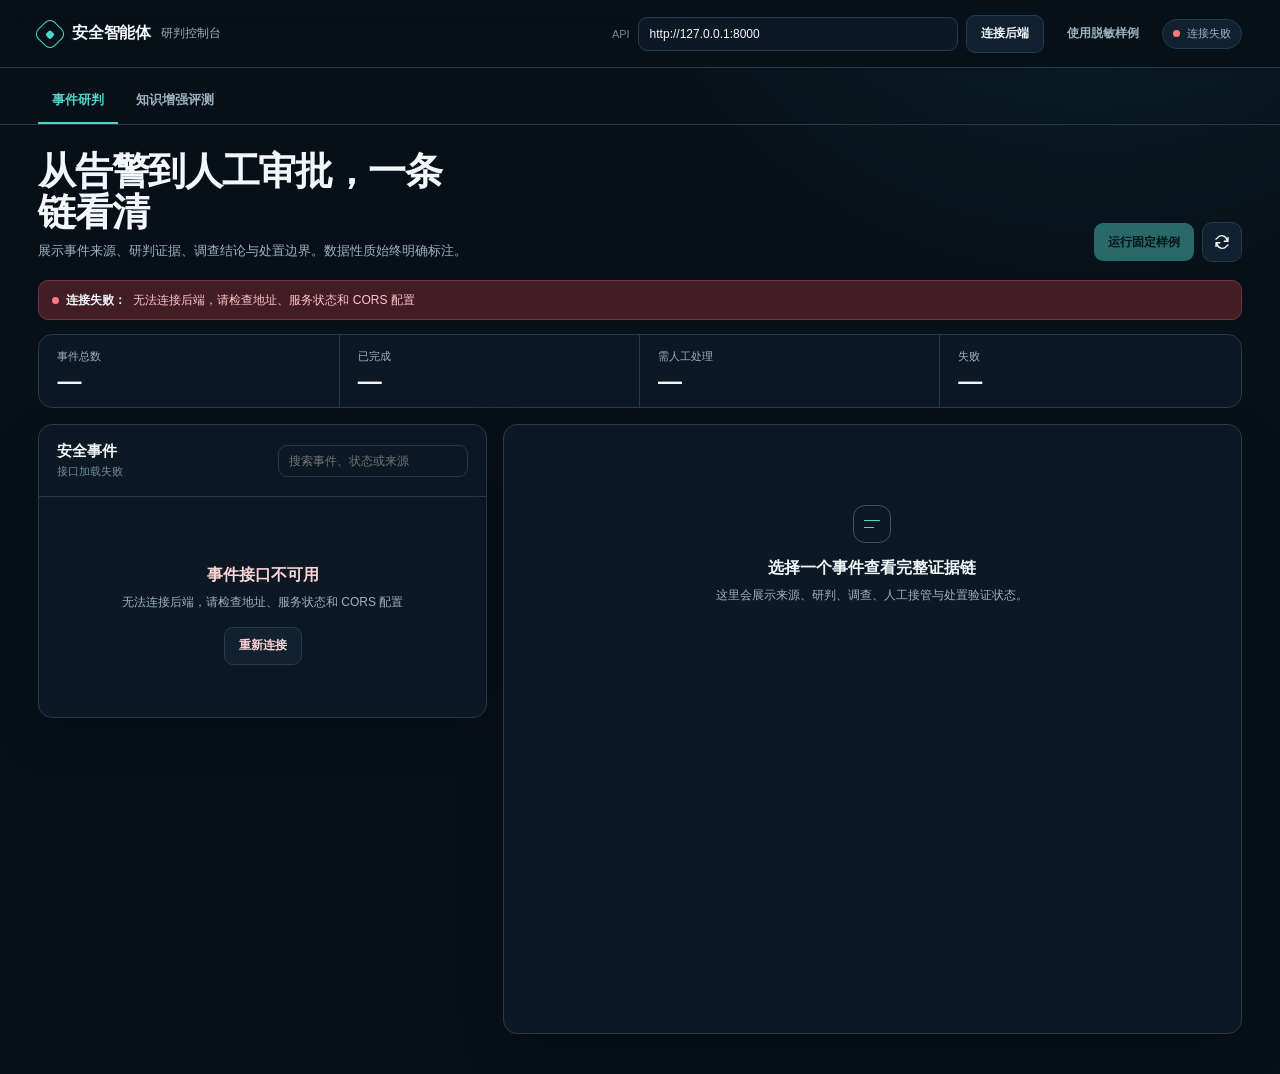
<file: index.html>
<!DOCTYPE html>
<html lang="zh-CN">
<head>
  <meta charset="UTF-8">
  <meta name="viewport" content="width=device-width, initial-scale=1.0">
  <meta name="api-base" content="http://127.0.0.1:8000">
  <title>安全智能体 · 研判控制台</title>
  <link rel="icon" href="data:,">
  <link rel="stylesheet" href="styles.css?v=20260915-2">
</head>
<body>
  <header class="app-header">
    <a class="brand" href="#" aria-label="安全智能体研判控制台首页">
      <span class="brand-mark" aria-hidden="true"><span></span></span>
      <span>安全智能体</span>
      <span class="brand-sub">研判控制台</span>
    </a>

    <div class="connection-controls" aria-label="后端连接设置">
      <label class="api-field">
        <span>API</span>
        <input id="api-base" type="url" inputmode="url" autocomplete="off" aria-label="后端 API 地址">
      </label>
      <button class="button button-secondary" id="connect-button" type="button">连接后端</button>
      <button class="button button-quiet" id="demo-button" type="button">使用脱敏样例</button>
      <span class="connection-state is-loading" id="connection-state" role="status">等待连接</span>
    </div>
  </header>

  <nav class="section-tabs" aria-label="控制台功能">
    <button class="section-tab is-active" id="events-tab" type="button" role="tab" aria-selected="true" aria-controls="events-page">事件研判</button>
    <button class="section-tab" id="eval-tab" type="button" role="tab" aria-selected="false" aria-controls="eval-page">知识增强评测</button>
  </nav>

  <main>
    <section class="page is-active" id="events-page" role="tabpanel" aria-labelledby="events-tab">
      <div class="page-heading">
        <div>
          <h1>从告警到人工审批，一条链看清</h1>
          <p>展示事件来源、研判证据、调查结论与处置边界。数据性质始终明确标注。</p>
        </div>
        <div class="page-actions">
          <button class="button button-primary" id="start-sample-button" type="button">运行固定样例</button>
          <button class="icon-button" id="refresh-events-button" type="button" aria-label="刷新事件数据" title="刷新事件数据">
            <svg viewBox="0 0 24 24" aria-hidden="true"><path d="M20 6v5h-5M4 18v-5h5M18.5 9A7 7 0 0 0 6.2 6.2L4 8m16 8-2.2 1.8A7 7 0 0 1 5.5 15"/></svg>
          </button>
        </div>
      </div>

      <div class="provenance-banner" id="events-provenance">
        <span class="provenance-dot" aria-hidden="true"></span>
        <strong>数据状态：</strong><span>正在检查后端</span>
      </div>

      <section class="metrics-strip" aria-label="事件指标">
        <div><span>事件总数</span><strong id="metric-total">—</strong></div>
        <div><span>已完成</span><strong id="metric-completed">—</strong></div>
        <div><span>需人工处理</span><strong id="metric-human">—</strong></div>
        <div><span>失败</span><strong id="metric-failed">—</strong></div>
      </section>

      <div class="event-workspace">
        <section class="event-list-panel" aria-labelledby="event-list-title">
          <div class="panel-heading">
            <div>
              <h2 id="event-list-title">安全事件</h2>
              <p id="event-count-label">等待加载</p>
            </div>
            <label class="filter-field">
              <span class="sr-only">筛选事件</span>
              <input id="event-filter" type="search" placeholder="搜索事件、状态或来源">
            </label>
          </div>
          <div class="event-list" id="event-list" aria-live="polite"></div>
        </section>

        <section class="event-detail-panel" id="event-detail-panel" aria-labelledby="event-detail-title">
          <div class="empty-state">
            <div class="empty-symbol" aria-hidden="true"></div>
            <h2 id="event-detail-title">选择一个事件查看完整证据链</h2>
            <p>这里会展示来源、研判、调查、人工接管与处置验证状态。</p>
          </div>
        </section>
      </div>
    </section>

    <section class="page" id="eval-page" role="tabpanel" aria-labelledby="eval-tab" hidden>
      <div class="page-heading">
        <div>
          <h1>知识用得安全，报告质量也有提升</h1>
          <p>最新受控测试展示知识增强效果；下方10案继续用于核对知识门禁的安全边界。</p>
        </div>
        <button class="icon-button" id="refresh-eval-button" type="button" aria-label="刷新评测数据" title="刷新评测数据">
          <svg viewBox="0 0 24 24" aria-hidden="true"><path d="M20 6v5h-5M4 18v-5h5M18.5 9A7 7 0 0 0 6.2 6.2L4 8m16 8-2.2 1.8A7 7 0 0 1 5.5 15"/></svg>
        </button>
      </div>

      <section class="effect-result" aria-labelledby="effect-result-title">
        <div class="effect-result-copy">
          <h2 id="effect-result-title">知识调用成功且安全，GUARDED 报告平均质量较 OFF 有所提升</h2>
          <p>同一批案例仅切换知识模式进行对比，9组配对共完成18次运行。</p>
          <span class="effect-result-source">评测快照 · main@88f18b1 · 2026-09-15</span>
        </div>
        <dl class="effect-result-metrics">
          <div><dt>GUARDED 平均分</dt><dd>6.89</dd></div>
          <div><dt>OFF 平均分</dt><dd>6.00</dd></div>
          <div><dt>平均提升</dt><dd>+0.89</dd></div>
          <div><dt>知识调用与返回</dt><dd>9/9</dd></div>
        </dl>
      </section>

      <h2 class="eval-section-title">知识门禁安全性复核</h2>

      <div class="provenance-banner" id="eval-provenance">
        <span class="provenance-dot" aria-hidden="true"></span>
        <strong>评测来源：</strong><span>尚未加载</span>
      </div>

      <section class="eval-summary" id="eval-summary" aria-label="评测摘要"></section>
      <section class="eval-context" id="eval-context" aria-label="评测结论说明"></section>
      <div class="eval-note">
        <strong>如何理解</strong>
        <span>上方回答知识增强是否改善报告质量；下方回答知识是否只在适用场景中调用。两组结果用途不同。</span>
      </div>
      <section class="eval-results" id="eval-results" aria-live="polite"></section>
    </section>
  </main>

  <dialog id="approval-dialog" aria-labelledby="approval-title">
    <form method="dialog" id="approval-form">
      <div class="dialog-heading">
        <div>
          <h2 id="approval-title">人工审批</h2>
          <p>审批请求将提交到当前连接的后端，不在前端模拟生效。</p>
        </div>
        <button class="icon-button" id="close-approval-button" type="button" aria-label="关闭审批窗口">
          <svg viewBox="0 0 24 24" aria-hidden="true"><path d="M6 6l12 12M18 6 6 18"/></svg>
        </button>
      </div>
      <input id="approval-event-id" type="hidden">
      <label class="form-field">
        <span>审批决定</span>
        <select id="approval-decision" required>
          <option value="">请选择</option>
          <option value="true">同意执行</option>
          <option value="false">驳回方案</option>
        </select>
      </label>
      <label class="form-field">
        <span>审批人</span>
        <input id="approval-person" required maxlength="80" placeholder="请输入审批人姓名">
      </label>
      <label class="form-field">
        <span>审批意见</span>
        <textarea id="approval-reason" maxlength="500" placeholder="说明同意或驳回原因"></textarea>
      </label>
      <div class="dialog-actions">
        <button class="button button-secondary" id="cancel-approval-button" type="button">取消</button>
        <button class="button button-danger" id="submit-approval-button" type="submit">提交审批</button>
      </div>
    </form>
  </dialog>

  <div class="toast" id="toast" role="status" aria-live="polite"></div>

  <script src="demo-data.js?v=20260915-2"></script>
  <script src="app.js?v=20260915-2"></script>
</body>
</html>
</file>
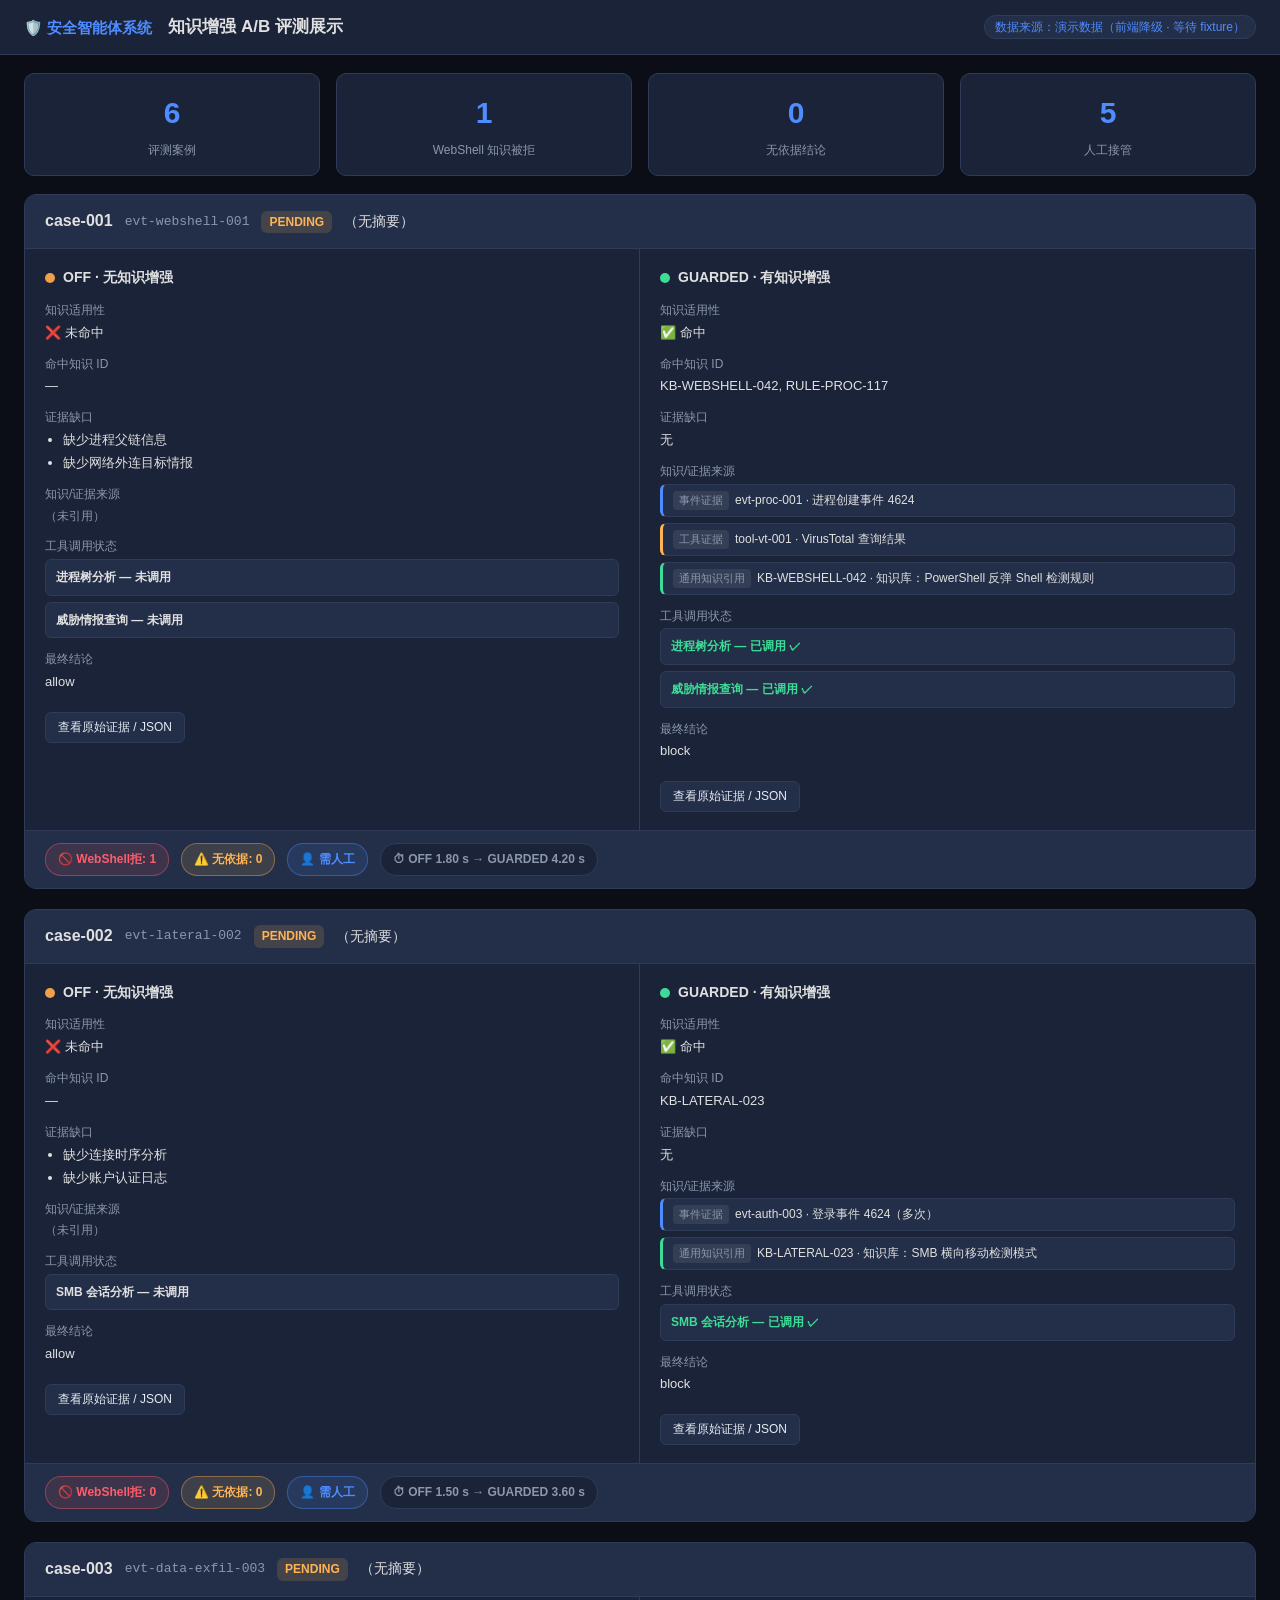
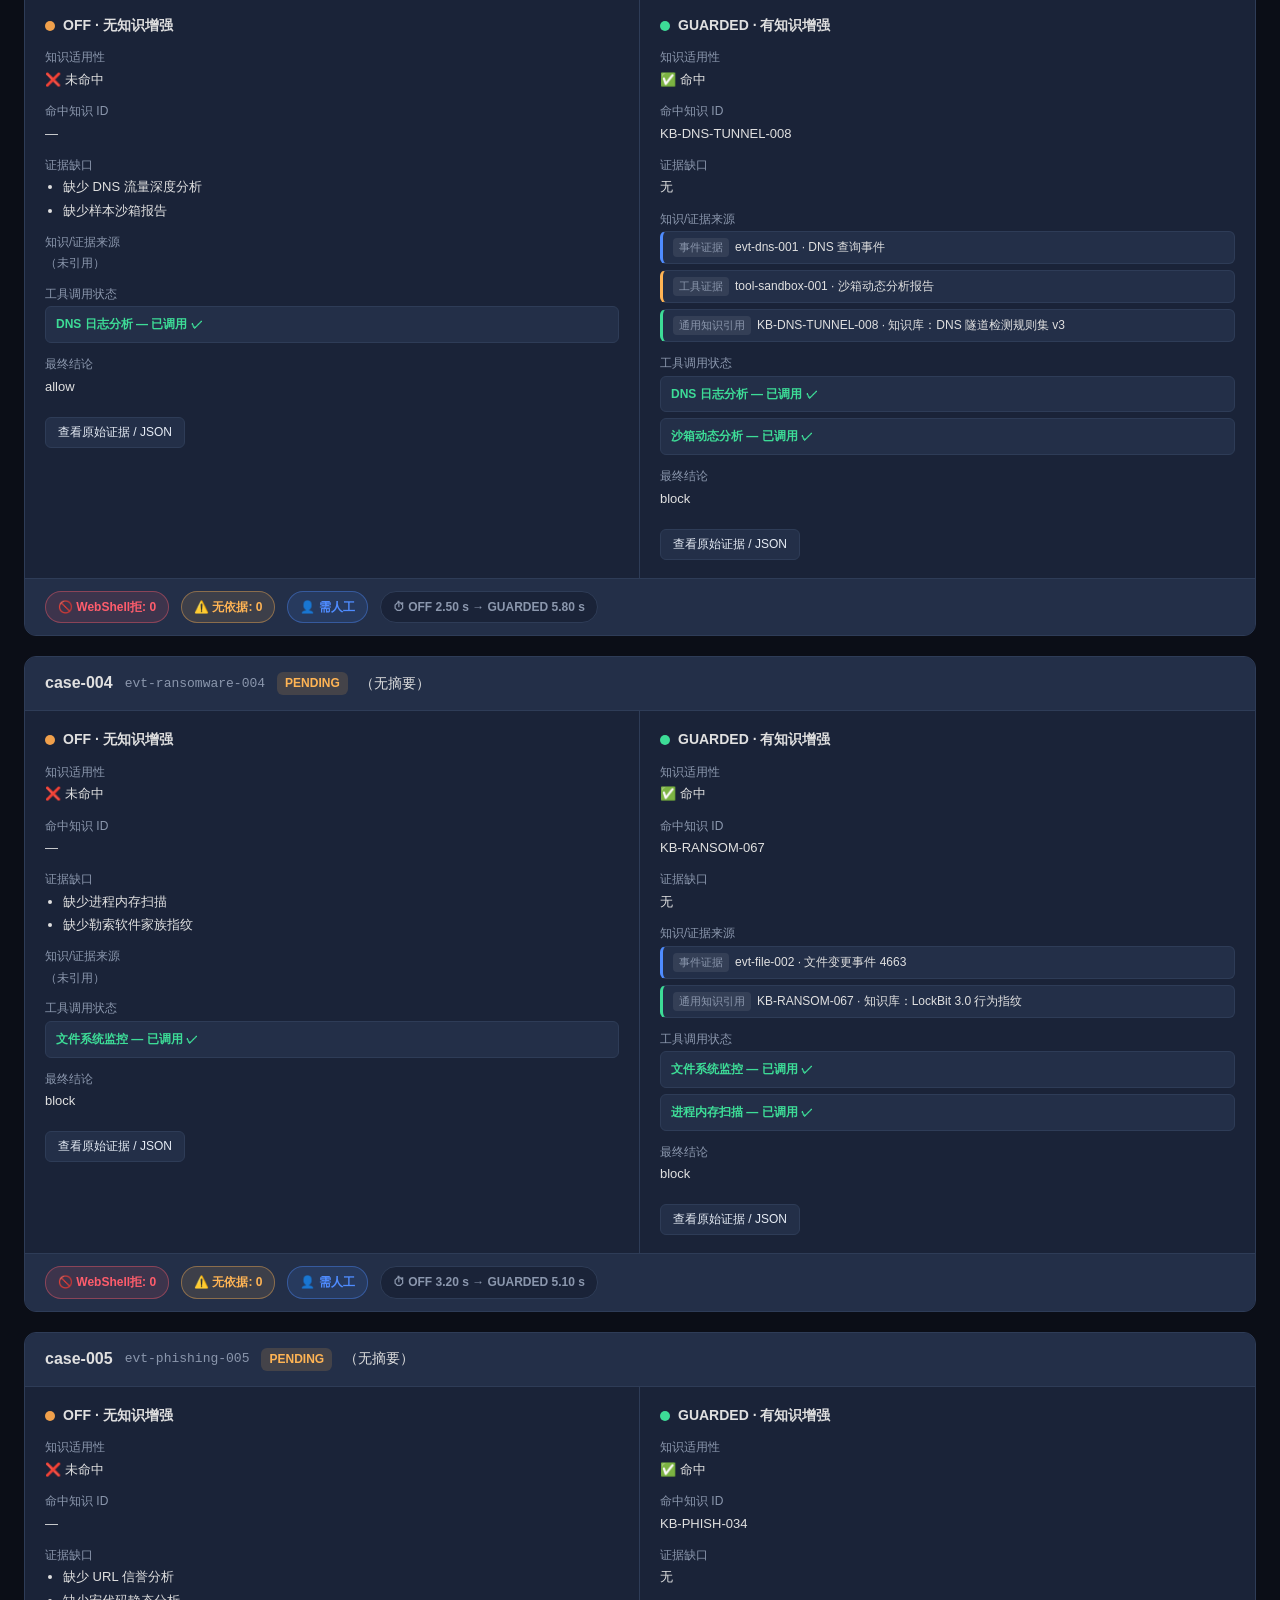
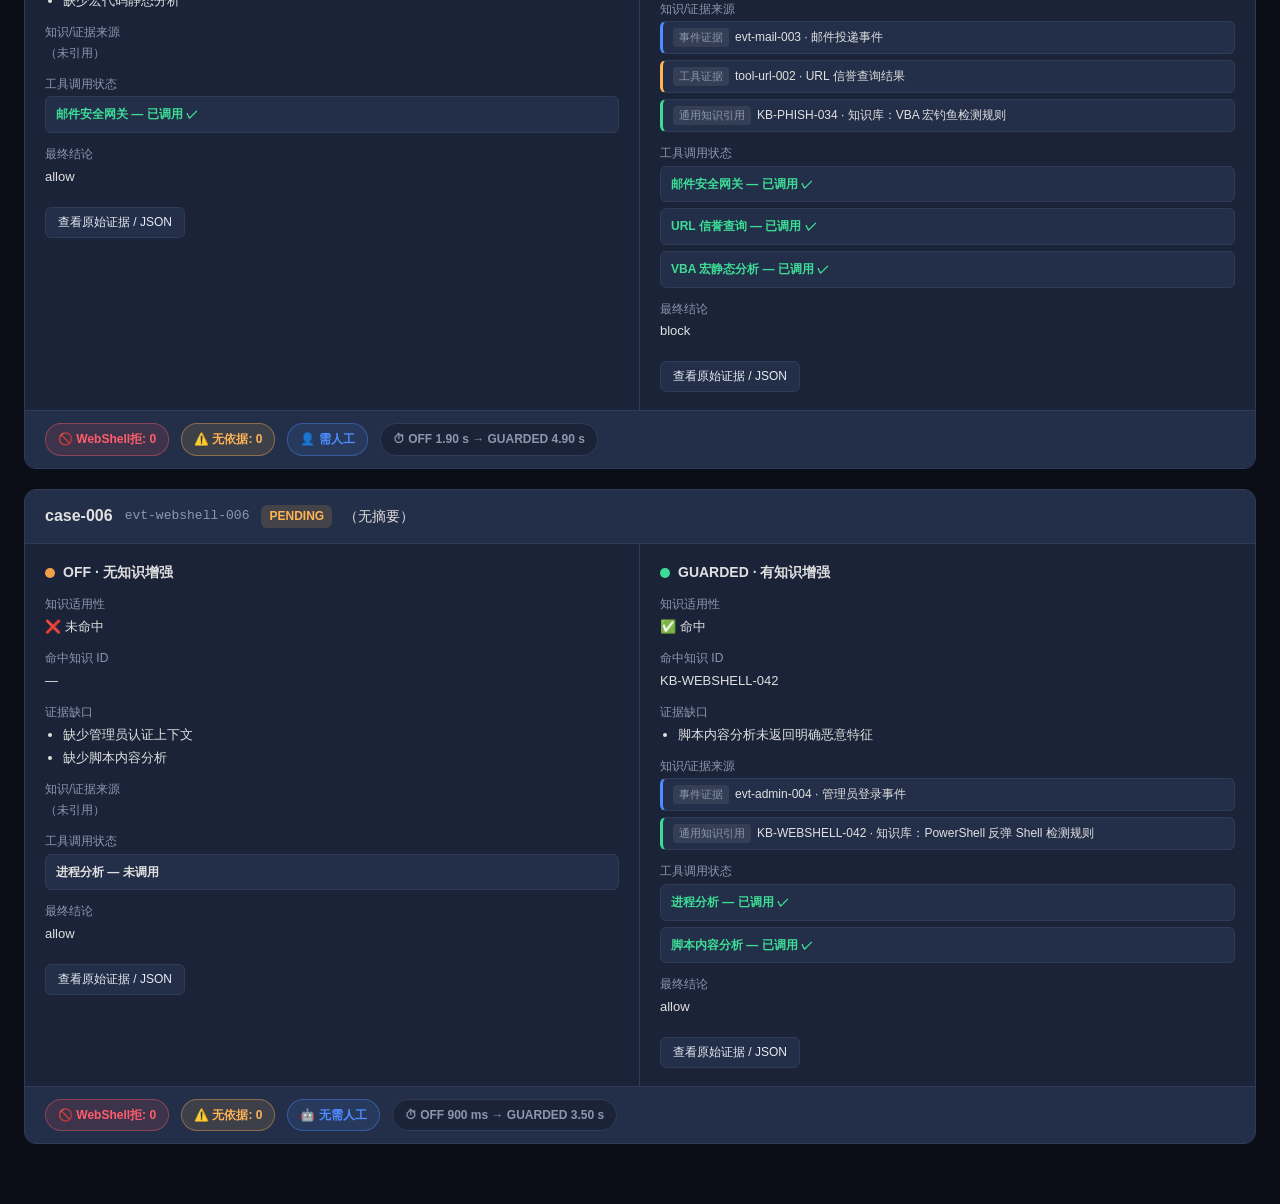
<file: eval/index.html>
<!DOCTYPE html>
<html lang="zh-CN">
<head>
  <meta charset="UTF-8">
  <meta name="viewport" content="width=device-width, initial-scale=1.0">
  <title>知识增强 A/B 评测 · 安全智能体</title>
  <link rel="stylesheet" href="styles.css">
  <style>
    /* 强制清除旧主页可能带来的样式污染 */
    body {
      margin: 0;
      padding: 0;
      font-family: -apple-system, BlinkMacSystemFont, "Segoe UI", Roboto, sans-serif;
      background: #0b0e17;
      color: #e0e0e0;
      overflow-x: hidden;
    }
    /* 隐藏任何可能从旧页面残留的搜索框 */
    input.search-box,
    div.header-search,
    div#search-wrapper,
    .search-container {
      display: none !important;
    }
    /* 确保弹窗遮罩默认隐藏 */
    .modal-mask[hidden] {
      display: none !important;
    }
  </style>
</head>
<body>
  <header class="topbar">
    <div class="brand">🛡️ 安全智能体系统</div>
    <div class="page-title">知识增强 A/B 评测展示</div>
    <div class="meta">
      <span id="data-source" class="badge badge-info">数据来源：加载中…</span>
    </div>
  </header>

  <main>
    <!-- 全局统计 -->
    <section class="summary-bar" id="summary-bar">
      <div class="sum-item"><span class="sum-num" id="sum-cases">0</span><span class="sum-label">评测案例</span></div>
      <div class="sum-item"><span class="sum-num" id="sum-webshell">0</span><span class="sum-label">WebShell 知识被拒</span></div>
      <div class="sum-item"><span class="sum-num" id="sum-unsub">0</span><span class="sum-label">无依据结论</span></div>
      <div class="sum-item"><span class="sum-num" id="sum-human">0</span><span class="sum-label">人工接管</span></div>
    </section>

    <!-- 案例列表 -->
    <section class="case-list" id="case-list">
      <p class="placeholder">正在加载评测数据…</p>
    </section>
  </main>

  <!-- 详情弹窗 -->
  <div class="modal-mask" id="modal-mask" hidden>
    <div class="modal">
      <button class="modal-close" id="modal-close">✕</button>
      <div class="modal-body" id="modal-body"></div>
    </div>
  </div>

  <script src="app.js"></script>
</body>
</html>
</file>
<file: styles.css>
:root {
  color-scheme: dark;
  --bg: #071019;
  --surface: #0c1824;
  --surface-raised: #112130;
  --surface-soft: #162839;
  --line: #263b4c;
  --line-strong: #365267;
  --text: #f2f7fa;
  --muted: #9db1bf;
  --faint: #708898;
  --accent: #52d2c8;
  --accent-soft: #123b3c;
  --blue: #77b8ff;
  --blue-soft: #122f4a;
  --warning: #f2bd59;
  --warning-soft: #3a2b13;
  --danger: #ff7a80;
  --danger-soft: #421d25;
  --success: #70d99b;
  --success-soft: #153727;
  --radius: 14px;
  --shadow: 0 18px 44px rgba(0, 0, 0, .24);
  font-family: "Segoe UI Variable", "Microsoft YaHei UI", "Segoe UI", sans-serif;
}

* { box-sizing: border-box; }
html { min-width: 320px; background: var(--bg); }
body {
  margin: 0;
  min-height: 100vh;
  color: var(--text);
  background: radial-gradient(circle at 85% -20%, rgba(43, 182, 173, .12), transparent 32rem), var(--bg);
}
button, input, select, textarea { font: inherit; }
button { color: inherit; }
button, a, input, select, textarea { -webkit-tap-highlight-color: transparent; }
button:focus-visible, a:focus-visible, input:focus-visible, select:focus-visible, textarea:focus-visible {
  outline: 3px solid rgba(82, 210, 200, .38);
  outline-offset: 2px;
}
::selection { color: #061211; background: var(--accent); }
::-webkit-scrollbar { width: 10px; height: 10px; }
::-webkit-scrollbar-track { background: var(--surface); }
::-webkit-scrollbar-thumb { background: var(--line-strong); border: 3px solid var(--surface); border-radius: 10px; }

.sr-only { position: absolute; width: 1px; height: 1px; padding: 0; margin: -1px; overflow: hidden; clip: rect(0, 0, 0, 0); white-space: nowrap; border: 0; }
.app-header {
  min-height: 68px;
  padding: 12px clamp(16px, 3vw, 42px);
  display: flex;
  align-items: center;
  justify-content: space-between;
  gap: 24px;
  border-bottom: 1px solid var(--line);
  background: rgba(7, 16, 25, .94);
  position: sticky;
  top: 0;
  z-index: 20;
  backdrop-filter: blur(14px);
}
.brand { display: inline-flex; align-items: center; gap: 10px; color: var(--text); text-decoration: none; font-weight: 760; letter-spacing: -.02em; white-space: nowrap; }
.brand-mark { width: 24px; height: 24px; border: 1px solid var(--accent); border-radius: 7px; display: grid; place-items: center; transform: rotate(45deg); }
.brand-mark span { width: 7px; height: 7px; background: var(--accent); border-radius: 2px; }
.brand-sub { color: var(--muted); font-size: 12px; font-weight: 520; letter-spacing: 0; }

.connection-controls { min-width: 0; display: flex; align-items: center; justify-content: flex-end; gap: 8px; flex-wrap: wrap; }
.api-field { min-width: 0; display: flex; align-items: center; gap: 8px; color: var(--faint); font-size: 11px; }
.api-field input, .filter-field input, .form-field input, .form-field select, .form-field textarea { color: var(--text); background: var(--surface); border: 1px solid var(--line); border-radius: 9px; }
.api-field input { width: min(28vw, 320px); padding: 9px 11px; font-size: 12px; }

.button, .icon-button { border: 0; cursor: pointer; transition: background-color .16s ease, color .16s ease, border-color .16s ease, transform .16s ease; }
.button:active, .icon-button:active { transform: translateY(1px); }
.button:disabled, .icon-button:disabled { cursor: not-allowed; opacity: .45; transform: none; }
.button { min-height: 38px; padding: 8px 14px; border-radius: 9px; font-size: 12px; font-weight: 700; }
.button-primary { color: #041817; background: var(--accent); }
.button-primary:hover { background: #75e0d7; }
.button-secondary { background: var(--surface-raised); border: 1px solid var(--line); }
.button-secondary:hover, .button-quiet:hover { background: var(--surface-soft); }
.button-quiet { color: var(--muted); background: transparent; border: 1px solid transparent; }
.button-danger { color: #fff; background: #c84d59; }
.button-danger:hover { background: #dc5c67; }
.icon-button { width: 40px; height: 40px; border-radius: 10px; background: var(--surface-raised); border: 1px solid var(--line); display: grid; place-items: center; }
.icon-button:hover { background: var(--surface-soft); border-color: var(--line-strong); }
.icon-button svg { width: 18px; height: 18px; fill: none; stroke: currentColor; stroke-width: 1.8; stroke-linecap: round; stroke-linejoin: round; }
.connection-state { display: inline-flex; align-items: center; gap: 7px; min-height: 30px; padding: 5px 10px; border-radius: 999px; color: var(--muted); background: var(--surface-raised); border: 1px solid var(--line); font-size: 11px; font-variant-numeric: tabular-nums; }
.connection-state::before { content: ""; width: 7px; height: 7px; border-radius: 50%; background: var(--faint); }
.connection-state.is-online::before { background: var(--success); box-shadow: 0 0 0 4px rgba(112, 217, 155, .12); }
.connection-state.is-demo::before { background: var(--warning); }
.connection-state.is-error::before { background: var(--danger); }

.section-tabs { display: flex; gap: 4px; padding: 12px clamp(16px, 3vw, 42px) 0; border-bottom: 1px solid var(--line); }
.section-tab { padding: 11px 14px 13px; color: var(--muted); background: transparent; border: 0; border-bottom: 2px solid transparent; cursor: pointer; font-size: 13px; font-weight: 700; }
.section-tab:hover { color: var(--text); }
.section-tab.is-active { color: var(--accent); border-bottom-color: var(--accent); }

main { width: min(1600px, 100%); margin: 0 auto; padding: 26px clamp(16px, 3vw, 42px) 40px; }
.page { display: none; }
.page.is-active { display: block; animation: page-in .36s cubic-bezier(.16, 1, .3, 1) both; }
@keyframes page-in { from { opacity: .72; transform: translateY(5px); filter: blur(2px); } to { opacity: 1; transform: none; filter: none; } }
@media (prefers-reduced-motion: reduce) { *, *::before, *::after { scroll-behavior: auto !important; animation-duration: .01ms !important; transition-duration: .01ms !important; } }

.page-heading { display: flex; align-items: end; justify-content: space-between; gap: 24px; margin-bottom: 18px; }
.page-heading h1 { margin: 0 0 7px; max-width: 20ch; font-size: clamp(25px, 3vw, 38px); line-height: 1.08; letter-spacing: -.035em; }
.page-heading p { max-width: 68ch; margin: 0; color: var(--muted); font-size: 13px; line-height: 1.7; }
.page-actions { display: flex; gap: 8px; align-items: center; }
.provenance-banner { display: flex; align-items: center; gap: 7px; min-height: 40px; margin-bottom: 14px; padding: 9px 13px; color: #bed0da; background: var(--surface); border: 1px solid var(--line); border-radius: 10px; font-size: 12px; }
.provenance-banner strong { color: var(--text); }
.provenance-dot { width: 7px; height: 7px; border-radius: 50%; background: var(--blue); flex: 0 0 auto; }
.provenance-banner.is-demo { color: #f5d694; background: var(--warning-soft); border-color: #6d5326; }
.provenance-banner.is-demo .provenance-dot { background: var(--warning); }
.provenance-banner.is-error { color: #ffc4c7; background: var(--danger-soft); border-color: #73333b; }
.provenance-banner.is-error .provenance-dot { background: var(--danger); }

.metrics-strip { display: grid; grid-template-columns: repeat(4, 1fr); margin-bottom: 16px; border: 1px solid var(--line); border-radius: var(--radius); overflow: hidden; background: var(--surface); }
.metrics-strip > div { padding: 14px 18px; border-right: 1px solid var(--line); }
.metrics-strip > div:last-child { border-right: 0; }
.metrics-strip span { display: block; margin-bottom: 5px; color: var(--muted); font-size: 11px; }
.metrics-strip strong { font-size: 24px; line-height: 1; font-weight: 760; font-variant-numeric: tabular-nums; }

.event-workspace { display: grid; grid-template-columns: minmax(360px, .82fr) minmax(500px, 1.35fr); gap: 16px; align-items: start; }
.event-list-panel, .event-detail-panel, .eval-results { background: var(--surface); border: 1px solid var(--line); border-radius: var(--radius); box-shadow: var(--shadow); }
.event-list-panel { min-width: 0; overflow: hidden; }
.event-detail-panel { min-height: 610px; padding: 20px; }
.panel-heading { display: flex; align-items: center; justify-content: space-between; gap: 16px; padding: 17px 18px; border-bottom: 1px solid var(--line); }
.panel-heading h2 { margin: 0 0 3px; font-size: 15px; }
.panel-heading p { margin: 0; color: var(--faint); font-size: 11px; }
.filter-field input { width: 190px; padding: 8px 10px; font-size: 12px; }
.event-list { max-height: 610px; overflow: auto; }
.event-row { width: 100%; padding: 15px 18px; display: grid; grid-template-columns: minmax(0, 1fr) auto; gap: 9px 14px; text-align: left; color: inherit; background: transparent; border: 0; border-bottom: 1px solid var(--line); cursor: pointer; }
.event-row:last-child { border-bottom: 0; }
.event-row:hover { background: var(--surface-raised); }
.event-row.is-selected { background: var(--accent-soft); box-shadow: inset 3px 0 var(--accent); }
.event-row-title { min-width: 0; overflow: hidden; text-overflow: ellipsis; white-space: nowrap; font-size: 13px; font-weight: 720; }
.event-row-summary { grid-column: 1 / -1; overflow: hidden; color: var(--muted); font-size: 12px; line-height: 1.5; display: -webkit-box; -webkit-line-clamp: 2; -webkit-box-orient: vertical; }
.event-row-meta { grid-column: 1 / -1; display: flex; flex-wrap: wrap; align-items: center; gap: 8px; color: var(--faint); font-size: 10px; font-variant-numeric: tabular-nums; }
.badge { display: inline-flex; align-items: center; min-height: 22px; padding: 3px 8px; border-radius: 999px; font-size: 10px; font-weight: 760; white-space: nowrap; }
.badge-success { color: var(--success); background: var(--success-soft); }
.badge-progress { color: var(--blue); background: var(--blue-soft); }
.badge-warning { color: var(--warning); background: var(--warning-soft); }
.badge-danger { color: var(--danger); background: var(--danger-soft); }
.badge-neutral { color: #c1d0d9; background: var(--surface-soft); }

.empty-state, .loading-state, .error-state { min-height: 220px; display: grid; place-content: center; justify-items: center; text-align: center; padding: 28px; }
.empty-state h2, .error-state h2 { margin: 15px 0 7px; font-size: 16px; }
.empty-state p, .loading-state p, .error-state p { max-width: 48ch; margin: 0; color: var(--muted); font-size: 12px; line-height: 1.65; }
.empty-symbol { width: 38px; height: 38px; border: 1px solid var(--line-strong); border-radius: 12px; position: relative; }
.empty-symbol::before, .empty-symbol::after { content: ""; position: absolute; background: var(--accent); }
.empty-symbol::before { width: 16px; height: 1px; left: 10px; top: 14px; }
.empty-symbol::after { width: 10px; height: 1px; left: 10px; top: 21px; }
.loading-state::before { content: ""; width: 22px; height: 22px; margin-bottom: 12px; border: 2px solid var(--line); border-top-color: var(--accent); border-radius: 50%; animation: spin .8s linear infinite; }
@keyframes spin { to { transform: rotate(360deg); } }
.error-state { color: #ffd4d6; }
.error-state .button { margin-top: 14px; }

.detail-heading { display: flex; justify-content: space-between; gap: 20px; padding-bottom: 17px; border-bottom: 1px solid var(--line); }
.detail-heading h2 { margin: 0 0 6px; font-size: 19px; letter-spacing: -.02em; }
.detail-heading p { margin: 0; color: var(--muted); font-size: 12px; line-height: 1.55; }
.detail-meta { margin-top: 9px; display: flex; flex-wrap: wrap; gap: 7px 14px; color: var(--faint); font-size: 10px; font-variant-numeric: tabular-nums; }
.detail-actions { display: flex; align-items: start; gap: 8px; flex-shrink: 0; }
.detail-grid { display: grid; grid-template-columns: repeat(2, minmax(0, 1fr)); gap: 1px; margin: 18px 0; background: var(--line); border: 1px solid var(--line); border-radius: 12px; overflow: hidden; }
.detail-stat { padding: 14px; background: var(--surface-raised); }
.detail-stat span { display: block; color: var(--muted); font-size: 10px; }
.detail-stat strong { display: block; margin-top: 5px; font-size: 14px; overflow-wrap: anywhere; }
.detail-section { padding: 17px 0; border-top: 1px solid var(--line); }
.detail-section:first-of-type { border-top: 0; }
.detail-section h3 { margin: 0 0 12px; font-size: 13px; }
.detail-section-copy { color: #c8d6de; font-size: 12px; line-height: 1.75; }
.detail-section-copy strong { color: var(--text); }
.token-list { display: flex; gap: 7px; flex-wrap: wrap; margin: 10px 0 0; padding: 0; list-style: none; }
.token-list li { padding: 5px 8px; border-radius: 7px; color: #bdd0db; background: var(--surface-soft); font-size: 10px; overflow-wrap: anywhere; }
.evidence-groups { display: grid; grid-template-columns: repeat(2, minmax(0, 1fr)); gap: 10px; }
.evidence-group { padding: 12px; background: var(--surface-raised); border-radius: 10px; }
.evidence-group h4 { margin: 0 0 8px; color: var(--muted); font-size: 10px; text-transform: uppercase; letter-spacing: .06em; }
.evidence-group ul { margin: 0; padding-left: 16px; color: #c8d6de; font-size: 11px; line-height: 1.65; }
.boundary-flow { display: grid; grid-template-columns: repeat(4, 1fr); gap: 8px; }
.boundary-step { min-height: 82px; padding: 11px; border-radius: 10px; background: var(--surface-raised); }
.boundary-step span { color: var(--faint); font-size: 9px; }
.boundary-step strong { display: block; margin-top: 7px; font-size: 11px; line-height: 1.45; }
.boundary-step.is-confirmed { background: var(--success-soft); }
.boundary-step.is-pending { background: var(--warning-soft); }
.timeline { margin: 0; padding: 0; list-style: none; }
.timeline li { position: relative; padding: 0 0 15px 20px; color: var(--muted); font-size: 11px; line-height: 1.55; }
.timeline li::before { content: ""; position: absolute; left: 1px; top: 5px; width: 7px; height: 7px; border-radius: 50%; background: var(--accent); }
.timeline li::after { content: ""; position: absolute; left: 4px; top: 15px; bottom: 2px; width: 1px; background: var(--line-strong); }
.timeline li:last-child::after { display: none; }
.timeline strong { color: var(--text); }
.timeline time { display: block; margin-top: 2px; color: var(--faint); font-variant-numeric: tabular-nums; }

.effect-result { display: grid; grid-template-columns: minmax(0, 1.25fr) minmax(470px, .75fr); gap: 1px; margin: 20px 0 28px; overflow: hidden; color: #d9fff8; background: #315a56; border-radius: var(--radius); box-shadow: var(--shadow); }
.effect-result-copy { display: grid; align-content: center; padding: 24px; background: #15342f; }
.effect-result h2 { max-width: 30ch; margin: 0 0 9px; color: #edfffc; font-size: clamp(18px, 2vw, 25px); line-height: 1.3; letter-spacing: -.025em; }
.effect-result p { max-width: 64ch; margin: 0; color: #bde4de; font-size: 11px; line-height: 1.65; }
.effect-result-source { display: block; margin-top: 13px; color: #86bdb5; font-size: 9px; font-variant-numeric: tabular-nums; }
.effect-result-metrics { display: grid; grid-template-columns: repeat(2, minmax(0, 1fr)); margin: 0; background: #315a56; gap: 1px; }
.effect-result-metrics > div { display: grid; align-content: center; min-height: 94px; padding: 16px 18px; background: #193b36; }
.effect-result-metrics dt { color: #a9d6cf; font-size: 9px; }
.effect-result-metrics dd { margin: 6px 0 0; color: #f2fffd; font-size: 24px; font-weight: 780; font-variant-numeric: tabular-nums; }
.eval-section-title { margin: 0 0 12px; font-size: 15px; letter-spacing: -.01em; }
.eval-summary { display: grid; grid-template-columns: repeat(4, 1fr); margin: 16px 0; border: 1px solid var(--line); border-radius: var(--radius); overflow: hidden; }
.eval-summary > div { padding: 15px; background: var(--surface); border-right: 1px solid var(--line); }
.eval-summary > div:last-child { border-right: 0; }
.eval-summary span { display: block; color: var(--muted); font-size: 10px; }
.eval-summary strong { display: block; margin-top: 5px; font-size: 20px; font-variant-numeric: tabular-nums; }
.eval-context { display: grid; grid-template-columns: minmax(0, 1.15fr) minmax(0, .85fr); gap: 10px; margin-bottom: 12px; }
.eval-context > div { min-height: 94px; padding: 14px; border-radius: 12px; }
.eval-context strong { display: block; margin-bottom: 7px; font-size: 12px; }
.eval-context p { margin: 0; font-size: 11px; line-height: 1.65; }
.eval-context-primary { color: #c8eee9; background: var(--success-soft); }
.eval-context-primary strong { color: #e0fffa; }
.eval-context-secondary { color: #c5d3dc; background: var(--surface-raised); }
.eval-context-secondary strong { color: var(--text); }
.eval-note { display: flex; gap: 12px; align-items: start; margin-bottom: 16px; padding: 12px 14px; color: #f5d694; background: var(--warning-soft); border: 1px solid #6d5326; border-radius: 10px; font-size: 11px; line-height: 1.6; }
.eval-note strong { color: #ffe4a8; white-space: nowrap; }
.eval-results { overflow: hidden; box-shadow: none; }
.eval-table { width: 100%; border-collapse: collapse; font-size: 11px; }
.eval-table th { padding: 11px 13px; color: var(--muted); background: var(--surface-raised); text-align: left; font-weight: 700; }
.eval-table td { padding: 13px; border-top: 1px solid var(--line); vertical-align: top; line-height: 1.55; }
.eval-table tbody tr:hover { background: var(--surface-raised); }
.winner { font-weight: 760; }
.winner-guarded { color: var(--accent); }
.winner-off { color: var(--danger); }
.winner-tie { color: var(--muted); }
.knowledge-ids { color: var(--blue); font-variant-numeric: tabular-nums; }
.meaning { display: inline-flex; padding: 4px 7px; border-radius: 7px; font-size: 10px; font-weight: 760; line-height: 1.3; }
.meaning-knowledge { color: #d9fff8; background: var(--success-soft); }
.meaning-stability { color: #ffe4a8; background: var(--warning-soft); }
.meaning-regression { color: #ffd4d6; background: var(--danger-soft); }
.meaning-neutral { color: #c4d2da; background: var(--surface-soft); }
.meaning-detail, .quality-outcome { display: block; margin-top: 7px; font-size: 10px; line-height: 1.45; }
.meaning-detail { color: var(--muted); }
.quality-outcome { font-weight: 700; }

dialog { width: min(520px, calc(100% - 28px)); padding: 0; color: var(--text); background: var(--surface-raised); border: 1px solid var(--line-strong); border-radius: var(--radius); box-shadow: 0 30px 90px rgba(0, 0, 0, .48); }
dialog::backdrop { background: rgba(1, 7, 12, .74); backdrop-filter: blur(3px); }
#approval-form { padding: 22px; }
.dialog-heading { display: flex; justify-content: space-between; gap: 18px; margin-bottom: 18px; }
.dialog-heading h2 { margin: 0 0 5px; font-size: 18px; }
.dialog-heading p { margin: 0; color: var(--muted); font-size: 11px; line-height: 1.55; }
.form-field { display: grid; gap: 6px; margin-top: 13px; color: #c8d6de; font-size: 11px; }
.form-field input, .form-field select, .form-field textarea { width: 100%; min-height: 40px; padding: 9px 11px; }
.form-field textarea { min-height: 84px; resize: vertical; }
.dialog-actions { display: flex; justify-content: flex-end; gap: 8px; margin-top: 20px; }
.toast { position: fixed; right: 22px; bottom: 22px; z-index: 30; max-width: 380px; padding: 11px 14px; color: var(--text); background: var(--surface-soft); border: 1px solid var(--line-strong); border-radius: 10px; box-shadow: var(--shadow); font-size: 12px; line-height: 1.5; opacity: 0; transform: translateY(12px); pointer-events: none; transition: opacity .2s ease, transform .2s ease; }
.toast.is-visible { opacity: 1; transform: translateY(0); }
.toast.is-error { color: #ffd4d6; background: var(--danger-soft); border-color: #73333b; }

@media (max-width: 1050px) {
  .app-header { align-items: flex-start; }
  .connection-controls { max-width: 68%; }
  .api-field input { width: 240px; }
  .event-workspace { grid-template-columns: 1fr; }
  .event-list { max-height: 420px; }
  .event-detail-panel { min-height: 440px; }
  .eval-context { grid-template-columns: 1fr; }
  .effect-result { grid-template-columns: 1fr; }
}
@media (max-width: 720px) {
  .app-header { position: static; flex-direction: column; gap: 12px; }
  .connection-controls { max-width: none; width: 100%; display: grid; grid-template-columns: repeat(2, minmax(0, 1fr)); justify-content: stretch; }
  .api-field { width: 100%; grid-column: 1 / -1; display: grid; grid-template-columns: auto minmax(0, 1fr); }
  .api-field input { min-width: 0; width: 100%; }
  .connection-controls .button { width: 100%; }
  .connection-state { justify-self: start; }
  .section-tabs { padding-top: 4px; }
  main { padding-top: 20px; }
  .page-heading { align-items: start; flex-direction: column; }
  .page-actions { width: 100%; }
  .page-actions .button { flex: 1; }
  .metrics-strip { grid-template-columns: repeat(2, 1fr); }
  .metrics-strip > div:nth-child(2) { border-right: 0; }
  .metrics-strip > div:nth-child(-n+2) { border-bottom: 1px solid var(--line); }
  .panel-heading { align-items: stretch; flex-direction: column; }
  .filter-field input { width: 100%; }
  .event-workspace { grid-template-columns: minmax(0, 1fr); }
  .event-detail-panel { padding: 15px; }
  .detail-heading { flex-direction: column; }
  .detail-grid, .evidence-groups { grid-template-columns: 1fr; }
  .boundary-flow { grid-template-columns: repeat(2, 1fr); }
  .eval-summary { grid-template-columns: repeat(2, 1fr); }
  .effect-result-metrics { grid-template-columns: repeat(2, minmax(0, 1fr)); }
  .eval-summary > div { border-bottom: 1px solid var(--line); }
  .eval-summary > div:nth-child(2n) { border-right: 0; }
  .eval-summary > div:nth-last-child(-n+2) { border-bottom: 0; }
  .eval-results { overflow-x: auto; }
  .eval-table { min-width: 760px; }
  .toast { left: 16px; right: 16px; bottom: 16px; max-width: none; }
}
</file>
<file: eval/styles.css>
:root {
  --bg: #0f1626;
  --panel: #1a2338;
  --panel-2: #232f48;
  --border: #2e3c57;
  --text: #e6ecf5;
  --muted: #8b97ad;
  --accent: #4f8cff;
  --off: #f0a04b;      /* 无知识增强 */
  --guarded: #3ddc97;  /* 有知识增强 */
  --danger: #ff5d6c;
  --warn: #ffb454;
  --ok: #3ddc97;
}

* { box-sizing: border-box; }
body {
  margin: 0;
  font-family: "Microsoft YaHei", "PingFang SC", system-ui, sans-serif;
  background: var(--bg);
  color: var(--text);
  line-height: 1.55;
}

/* 顶部栏 */
.topbar {
  display: flex;
  align-items: center;
  gap: 16px;
  padding: 14px 24px;
  background: var(--panel);
  border-bottom: 1px solid var(--border);
  position: sticky;
  top: 0;
  z-index: 10;
}
.brand { font-weight: 700; font-size: 15px; color: var(--accent); }
.page-title { font-size: 17px; font-weight: 600; flex: 1; }
.meta { font-size: 13px; }
.badge {
  padding: 4px 10px;
  border-radius: 12px;
  font-size: 12px;
  background: var(--panel-2);
  border: 1px solid var(--border);
}
.badge-info { color: var(--accent); }

/* 汇总统计 */
.summary-bar {
  display: flex;
  gap: 16px;
  padding: 18px 24px;
  flex-wrap: wrap;
}
.sum-item {
  flex: 1;
  min-width: 140px;
  background: var(--panel);
  border: 1px solid var(--border);
  border-radius: 10px;
  padding: 16px;
  display: flex;
  flex-direction: column;
  align-items: center;
}
.sum-num { font-size: 30px; font-weight: 700; color: var(--accent); }
.sum-label { font-size: 12px; color: var(--muted); margin-top: 4px; }

/* 案例卡片 */
.case-list { padding: 0 24px 40px; }
.case-card {
  background: var(--panel);
  border: 1px solid var(--border);
  border-radius: 12px;
  margin-bottom: 20px;
  overflow: hidden;
}
.case-head {
  display: flex;
  align-items: center;
  gap: 12px;
  padding: 14px 20px;
  background: var(--panel-2);
  border-bottom: 1px solid var(--border);
  flex-wrap: wrap;
}
.case-head .case-id { font-family: monospace; color: var(--muted); font-size: 13px; }
.case-head .case-summary { flex: 1; font-size: 14px; }
.tag {
  padding: 2px 8px;
  border-radius: 6px;
  font-size: 12px;
  font-weight: 600;
}
.tag-failed { background: rgba(255,93,108,.15); color: var(--danger); }
.tag-approval { background: rgba(255,180,84,.15); color: var(--warn); }

.compare {
  display: grid;
  grid-template-columns: 1fr 1fr;
}
@media (max-width: 860px) {
  .compare { grid-template-columns: 1fr; }
}
.col { padding: 18px 20px; }
.col.off { border-right: 1px solid var(--border); }
@media (max-width: 860px) {
  .col.off { border-right: none; border-bottom: 1px solid var(--border); }
}
.col-head {
  font-weight: 700;
  font-size: 14px;
  margin-bottom: 12px;
  display: flex;
  align-items: center;
  gap: 8px;
}
.dot { width: 10px; height: 10px; border-radius: 50%; display: inline-block; }
.dot.off { background: var(--off); }
.dot.guarded { background: var(--guarded); }

.row { margin-bottom: 12px; font-size: 13px; }
.row .k { color: var(--muted); display: block; font-size: 12px; margin-bottom: 3px; }

/* 知识来源分类标签 */
.src-list { display: flex; flex-direction: column; gap: 6px; }
.src-item {
  padding: 6px 10px;
  border-radius: 6px;
  font-size: 12px;
  border: 1px solid var(--border);
  background: var(--panel-2);
}
.src-event { border-left: 3px solid var(--accent); }
.src-tool { border-left: 3px solid var(--warn); }
.src-knowledge { border-left: 3px solid var(--guarded); }
.src-kind {
  display: inline-block;
  font-size: 11px;
  padding: 1px 6px;
  border-radius: 4px;
  margin-right: 6px;
  background: rgba(255,255,255,.08);
  color: var(--muted);
}

.tool-call {
  background: var(--panel-2);
  border: 1px solid var(--border);
  border-radius: 6px;
  padding: 8px 10px;
  margin-bottom: 6px;
  font-size: 12px;
}
.tool-call .tool-name { font-weight: 600; }
.tool-call .tool-status-called { color: var(--ok); }
.tool-call .tool-status-failed,
.tool-call .tool-status-not-called { color: var(--muted); }

.gap-list { margin: 0; padding-left: 18px; }
.gap-list li { margin-bottom: 3px; }

/* 底部关键数字 */
.case-foot {
  display: flex;
  gap: 12px;
  padding: 12px 20px;
  background: var(--panel-2);
  border-top: 1px solid var(--border);
  flex-wrap: wrap;
}
.stat-pill {
  padding: 6px 12px;
  border-radius: 16px;
  font-size: 12px;
  font-weight: 600;
  border: 1px solid var(--border);
}
.stat-pill.webshell { background: rgba(255,93,108,.12); color: var(--danger); border-color: rgba(255,93,108,.4); }
.stat-pill.unsub { background: rgba(255,180,84,.12); color: var(--warn); border-color: rgba(255,180,84,.4); }
.stat-pill.human { background: rgba(79,140,255,.12); color: var(--accent); border-color: rgba(79,140,255,.4); }
.stat-pill.time { background: var(--panel); color: var(--muted); }

.placeholder { color: var(--muted); text-align: center; padding: 40px; }

/* 弹窗 */
.modal-mask {
  position: fixed; inset: 0;
  background: rgba(0,0,0,.6);
  display: flex; align-items: center; justify-content: center;
  z-index: 100;
}
.modal {
  background: var(--panel);
  border: 1px solid var(--border);
  border-radius: 12px;
  width: 90%; max-width: 700px;
  max-height: 80vh; overflow: auto;
  padding: 24px;
  position: relative;
}
.modal-close {
  position: absolute; top: 12px; right: 12px;
  background: none; border: none; color: var(--muted);
  font-size: 18px; cursor: pointer;
}
.modal-body pre {
  background: var(--panel-2);
  padding: 14px; border-radius: 8px;
  overflow: auto; font-size: 12px; color: var(--text);
}
.evidence-btn {
  background: var(--panel-2);
  border: 1px solid var(--border);
  color: var(--text);
  padding: 6px 12px; border-radius: 6px;
  cursor: pointer; font-size: 12px; margin-top: 8px;
}
.evidence-btn:hover { border-color: var(--accent); }
</file>
